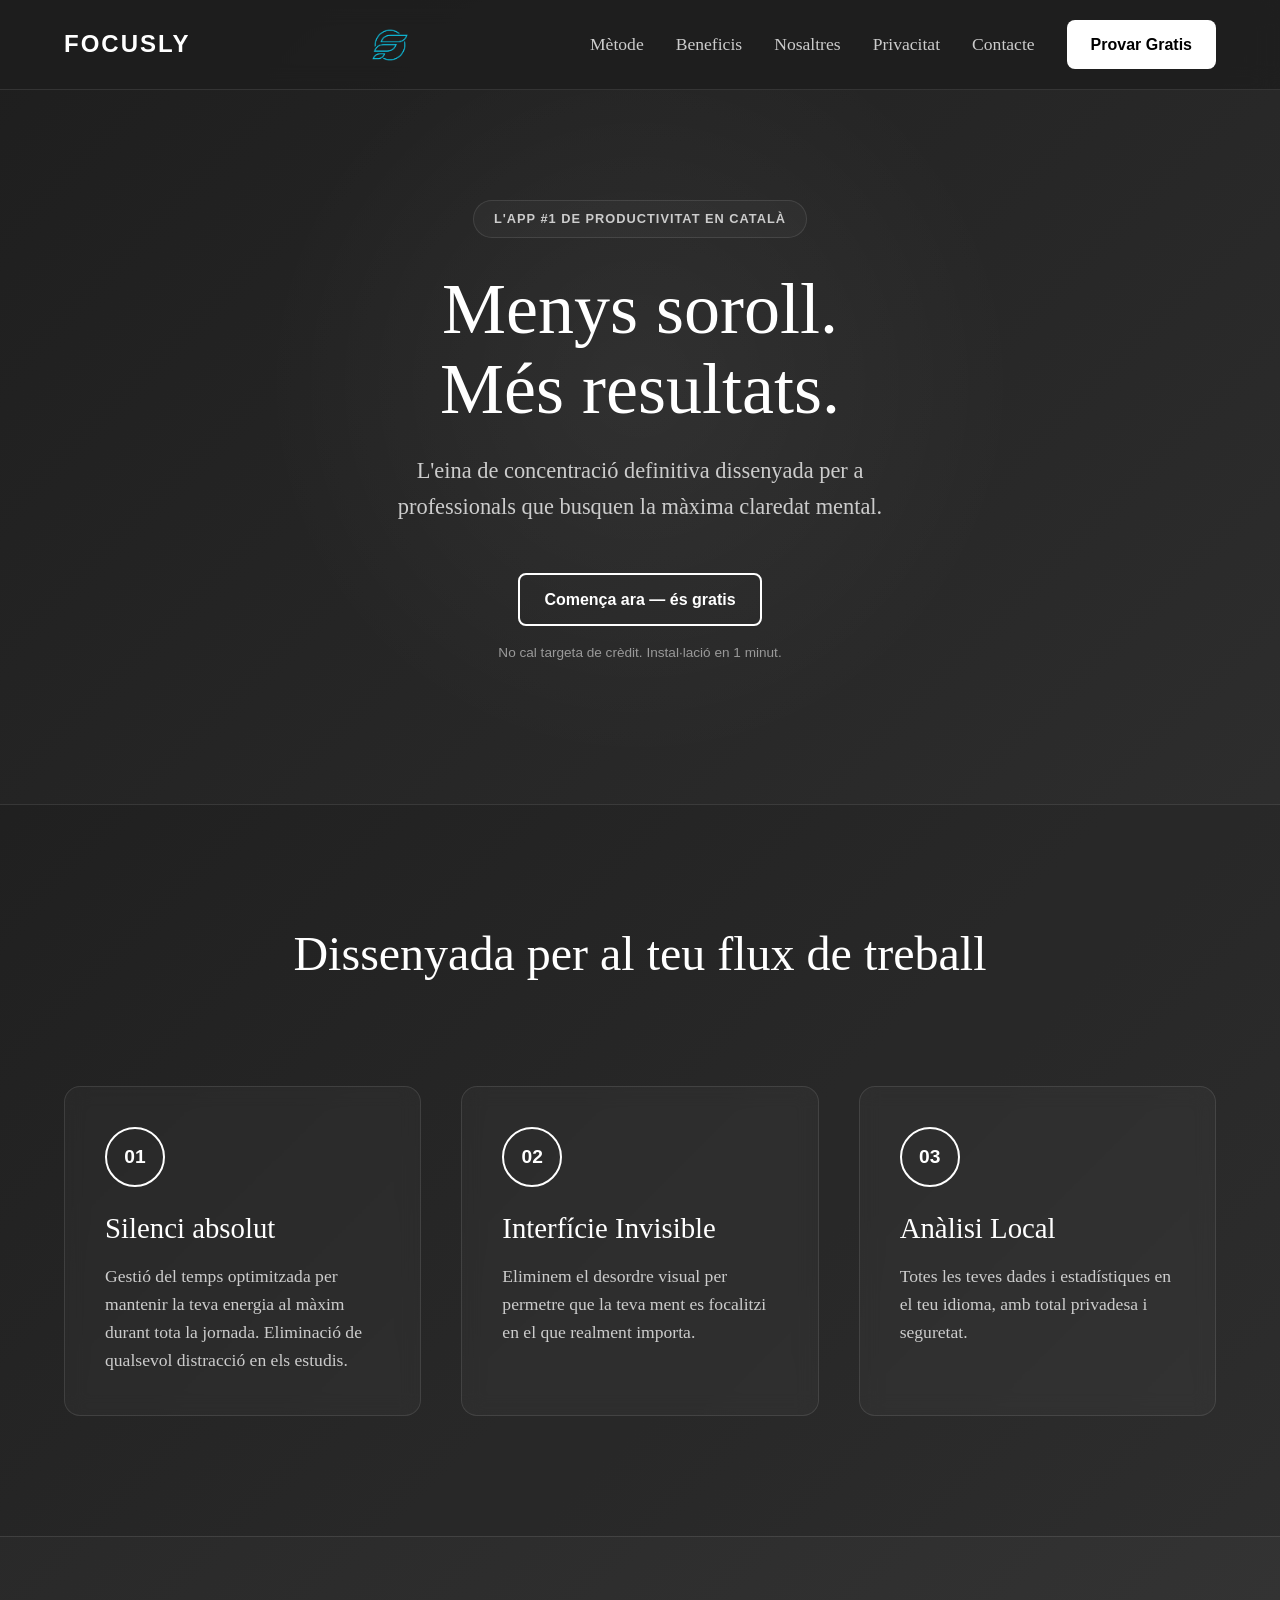
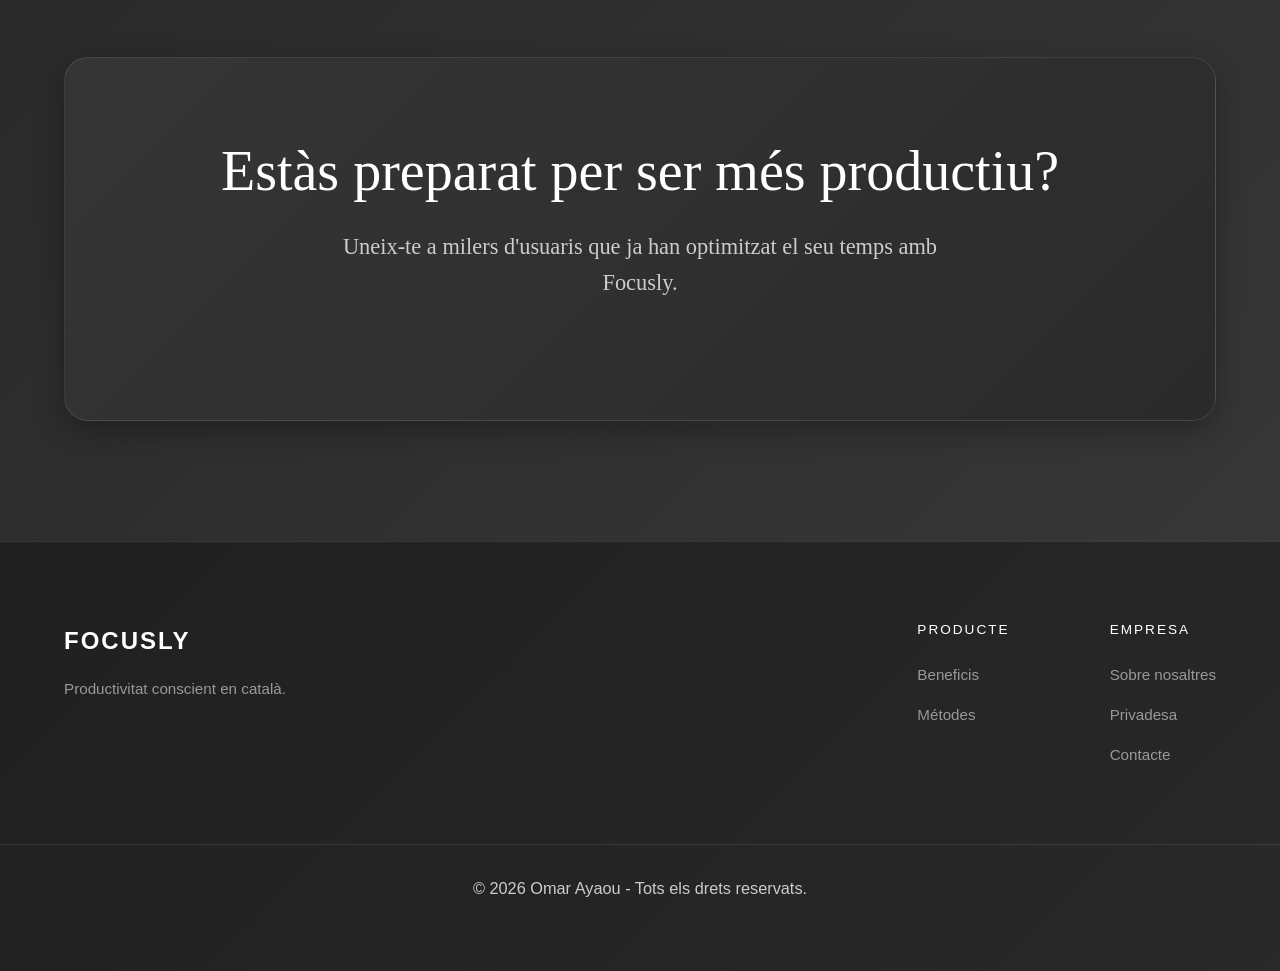
<file: index.html>
<!doctype html>
<html lang="ca">
  <head>
    <meta charset="UTF-8" />
    <meta name="viewport" content="width=device-width, initial-scale=1.0" />
    <title>Focusly App</title>
    <link rel="stylesheet" href="css/style.css" />
    <link rel="shortcut icon" href="assets/favicon.ico" type="image/x-icon" />
  </head>
  <body class="landing-page">
    <header class="main-header">
      <div class="container flex-header">
        <a href="#main" class="logo">FOCUSLY</a>
        <img src="assets/logo.png" alt="Logotip de la app Focusly" />
        <nav class="nav-links">
          <a href="#features">Mètode</a>
          <a href="#benefits">Beneficis</a>
          <a href="nosaltres.html" target="_blank">Nosaltres</a>
          <a href="privacitat.html" target="_blank">Privacitat</a>
          <a href="contacte.html" target="_blank">Contacte</a>
          <a href="app.html" class="nav-btn-primary" target="_blank"
            >Provar Gratis</a
          >
        </nav>
      </div>
    </header>

    <main>
      <section id="main" class="hero-section">
        <div class="container">
          <div class="hero-content">
            <span class="badge">L'app #1 de productivitat en català</span>
            <h1 class="main-title">
              Menys soroll. <br />
              Més resultats.
            </h1>
            <p class="main-subtitle">
              L'eina de concentració definitiva dissenyada per a professionals
              que busquen la màxima claredat mental.
            </p>
            <div class="cta-container">
              <a href="login.html" class="btn-black" target="_blank"
                >Comença ara — és gratis</a
              >
              <p class="cta-note">
                No cal targeta de crèdit. Instal·lació en 1 minut.
              </p>
            </div>
          </div>
        </div>
      </section>

      <section id="features" class="features-section">
        <div class="container">
          <div class="section-header">
            <h2 class="section-title">Dissenyada per al teu flux de treball</h2>
          </div>
          <div class="features-grid">
            <article class="feature-item">
              <div class="icon-box">01</div>
              <h3>Silenci absolut</h3>
              <p>
                Gestió del temps optimitzada per mantenir la teva energia al
                màxim durant tota la jornada. Eliminació de qualsevol distracció en els estudis.
              </p>
            </article>
            <article class="feature-item">
              <div class="icon-box">02</div>
              <h3>Interfície Invisible</h3>
              <p>
                Eliminem el desordre visual per permetre que la teva ment es
                focalitzi en el que realment importa.
              </p>
            </article>
            <article class="feature-item">
              <div class="icon-box">03</div>
              <h3>Anàlisi Local</h3>
              <p>
                Totes les teves dades i estadístiques en el teu idioma, amb
                total privadesa i seguretat.
              </p>
            </article>
          </div>
        </div>
      </section>

      <section id="benefits" class="final-cta">
        <div class="container">
          <div class="cta-box">
            <h2>Estàs preparat per ser més productiu?</h2>
            <p>
              Uneix-te a milers d'usuaris que ja han optimitzat el seu temps amb
              Focusly.
            </p>
          </div>
        </div>
      </section>
    </main>

    <footer class="main-footer">
      <div class="container footer-grid">
        <div class="footer-brand">
          <span class="logo">FOCUSLY</span>
          <p>Productivitat conscient en català.</p>
        </div>
        <div class="footer-links">
          <div class="link-group">
            <h4>Producte</h4>
            <a href="#benefits">Beneficis</a>
            <a href="#features">Métodes</a>
          </div>
          <div class="link-group">
            <h4>Empresa</h4>
            <a
              href="nosaltres.html
            "
              >Sobre nosaltres</a
            >
            <a href="privacitat.html">Privadesa</a>
            <a href="contacte.html">Contacte</a>
          </div>
        </div>
      </div>
      <div class="footer-bottom">
        <p>&copy; 2026 Omar Ayaou - Tots els drets reservats.</p>
      </div>
    </footer>
  </body>
</html>
</file>
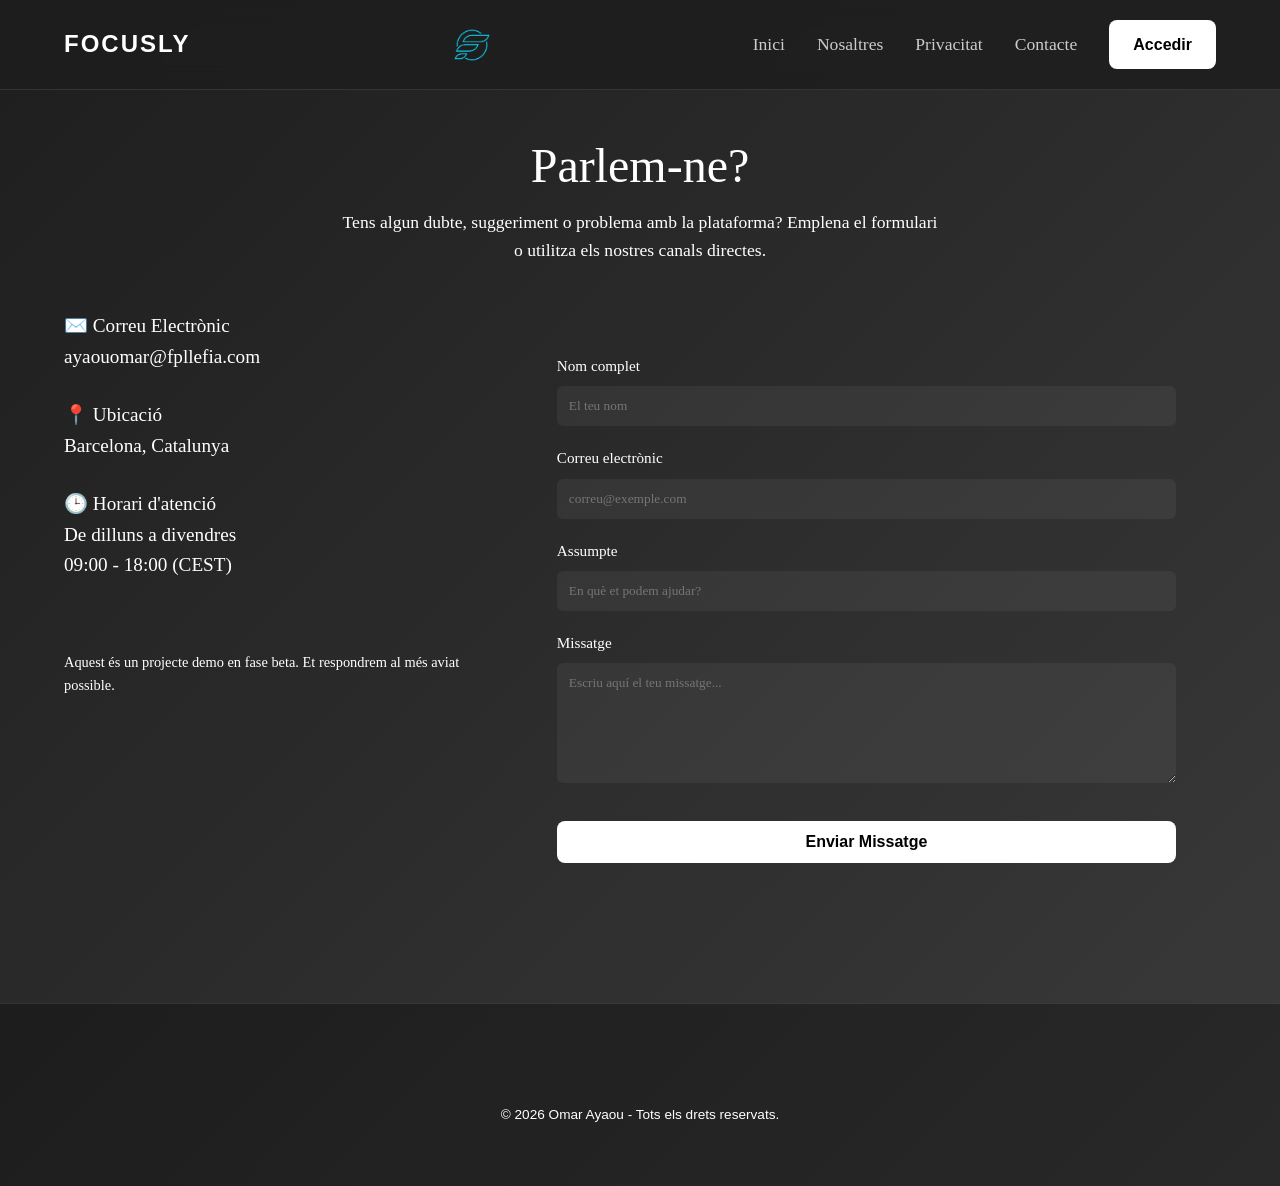
<file: contacte.html>
<!doctype html>
<html lang="ca">
  <head>
    <meta charset="UTF-8" />
    <meta name="viewport" content="width=device-width, initial-scale=1.0" />
    <title>Contacte - Focusly</title>
    <link rel="stylesheet" href="css/style.css" />
    <link rel="shortcut icon" href="assets/favicon.ico" type="image/x-icon" />
    <style>
      /* Estilos específicos para el formulario integrados con tus variables CSS */
      .contact-wrapper {
        display: flex;
        flex-wrap: wrap;
        gap: 40px;
        margin-top: 40px;
      }
      .contact-info {
        flex: 1;
        min-width: 300px;
      }
      .contact-form {
        flex: 1.5;
        min-width: 300px;
        background: var(--bg-card);
        padding: 40px;
        border-radius: 12px;
        border: 1px solid var(--border-color);
      }
      .form-group {
        margin-bottom: 20px;
      }
      .form-group label {
        display: block;
        margin-bottom: 8px;
        color: var(--text-secondary);
        font-size: 0.95rem;
      }
      .form-control {
        width: 100%;
        padding: 12px;
        background: rgba(255, 255, 255, 0.05);
        border: 1px solid var(--border-color);
        border-radius: 6px;
        color: var(--text-primary);
        font-family: inherit;
        transition: border 0.3s ease;
      }
      .form-control:focus {
        border-color: var(--text-primary);
        outline: none;
      }
      textarea.form-control {
        resize: vertical;
        min-height: 120px;
      }
      .info-item {
        margin-bottom: 30px;
      }
      .info-item h3 {
        color: var(--text-primary);
        margin-bottom: 5px;
        font-size: 1.2rem;
      }
      .info-item p {
        color: var(--text-secondary);
      }
    </style>
  </head>
  <body class="landing-page">
    <header class="main-header">
      <div class="container flex-header">
        <div class="logo">Focusly</div>
        <img src="assets/logo.png" alt="Logotip de la app Focusly" />
        <nav class="nav-links">
          <a href="index.html" target="_blank">Inici</a>
          <a href="nosaltres.html" target="_blank">Nosaltres</a>
          <a href="privacitat.html" target="_blank">Privacitat</a>
          <a href="contacte.html" target="_blank">Contacte</a>
          <a href="app.html" class="nav-btn-primary" target="_blank">Accedir</a>
        </nav>
      </div>
    </header>

    <main class="container" style="padding-top: 140px; padding-bottom: 100px">
      <div
        style="text-align: center; max-width: 600px; margin: 0 auto 50px auto"
      >
        <h1 class="main-title" style="font-size: 3rem; margin-bottom: 15px">
          Parlem-ne?
        </h1>
        <p style="color: var(--text-secondary); font-size: 1.1rem">
          Tens algun dubte, suggeriment o problema amb la plataforma? Emplena el
          formulari o utilitza els nostres canals directes.
        </p>
      </div>

      <div class="contact-wrapper">
        <div class="contact-info">
          <div class="info-item">
            <h3>✉️ Correu Electrònic</h3>
            <p>ayaouomar@fpllefia.com</p>
          </div>

          <div class="info-item">
            <h3>📍 Ubicació</h3>
            <p>Barcelona, Catalunya</p>
          </div>

          <div class="info-item">
            <h3>🕒 Horari d'atenció</h3>
            <p>De dilluns a divendres<br />09:00 - 18:00 (CEST)</p>
          </div>

          <div
            style="
              margin-top: 40px;
              padding-top: 30px;
              border-top: 1px solid var(--border-color);
            "
          >
            <p style="color: var(--text-secondary); font-size: 0.9rem">
              Aquest és un projecte demo en fase beta. Et respondrem al més
              aviat possible.
            </p>
          </div>
        </div>

        <div class="contact-form">
          <form
            action="#"
            method="POST"
            onsubmit="
              alert('Formulari enviat de prova!');
              return false;
            "
          >
            <div class="form-group">
              <label for="nom">Nom complet</label>
              <input
                type="text"
                id="nom"
                class="form-control"
                placeholder="El teu nom"
                required
              />
            </div>

            <div class="form-group">
              <label for="email">Correu electrònic</label>
              <input
                type="email"
                id="email"
                class="form-control"
                placeholder="correu@exemple.com"
                required
              />
            </div>

            <div class="form-group">
              <label for="assumpte">Assumpte</label>
              <input
                type="text"
                id="assumpte"
                class="form-control"
                placeholder="En què et podem ajudar?"
                required
              />
            </div>

            <div class="form-group">
              <label for="missatge">Missatge</label>
              <textarea
                id="missatge"
                class="form-control"
                placeholder="Escriu aquí el teu missatge..."
                required
              ></textarea>
            </div>

            <button
              type="submit"
              class="btn-primary"
              style="width: 100%; margin-top: 10px"
            >
              Enviar Missatge
            </button>
          </form>
        </div>
      </div>
    </main>

    <footer class="main-footer">
      <div class="container">
        <div
          class="footer-bottom"
          style="
            text-align: center;
            color: var(--text-muted);
            padding: 20px 0;
            border-top: 1px solid var(--border-color);
          "
        >
          &copy; 2026 Omar Ayaou - Tots els drets reservats.
        </div>
      </div>
    </footer>
  </body>
</html>
</file>
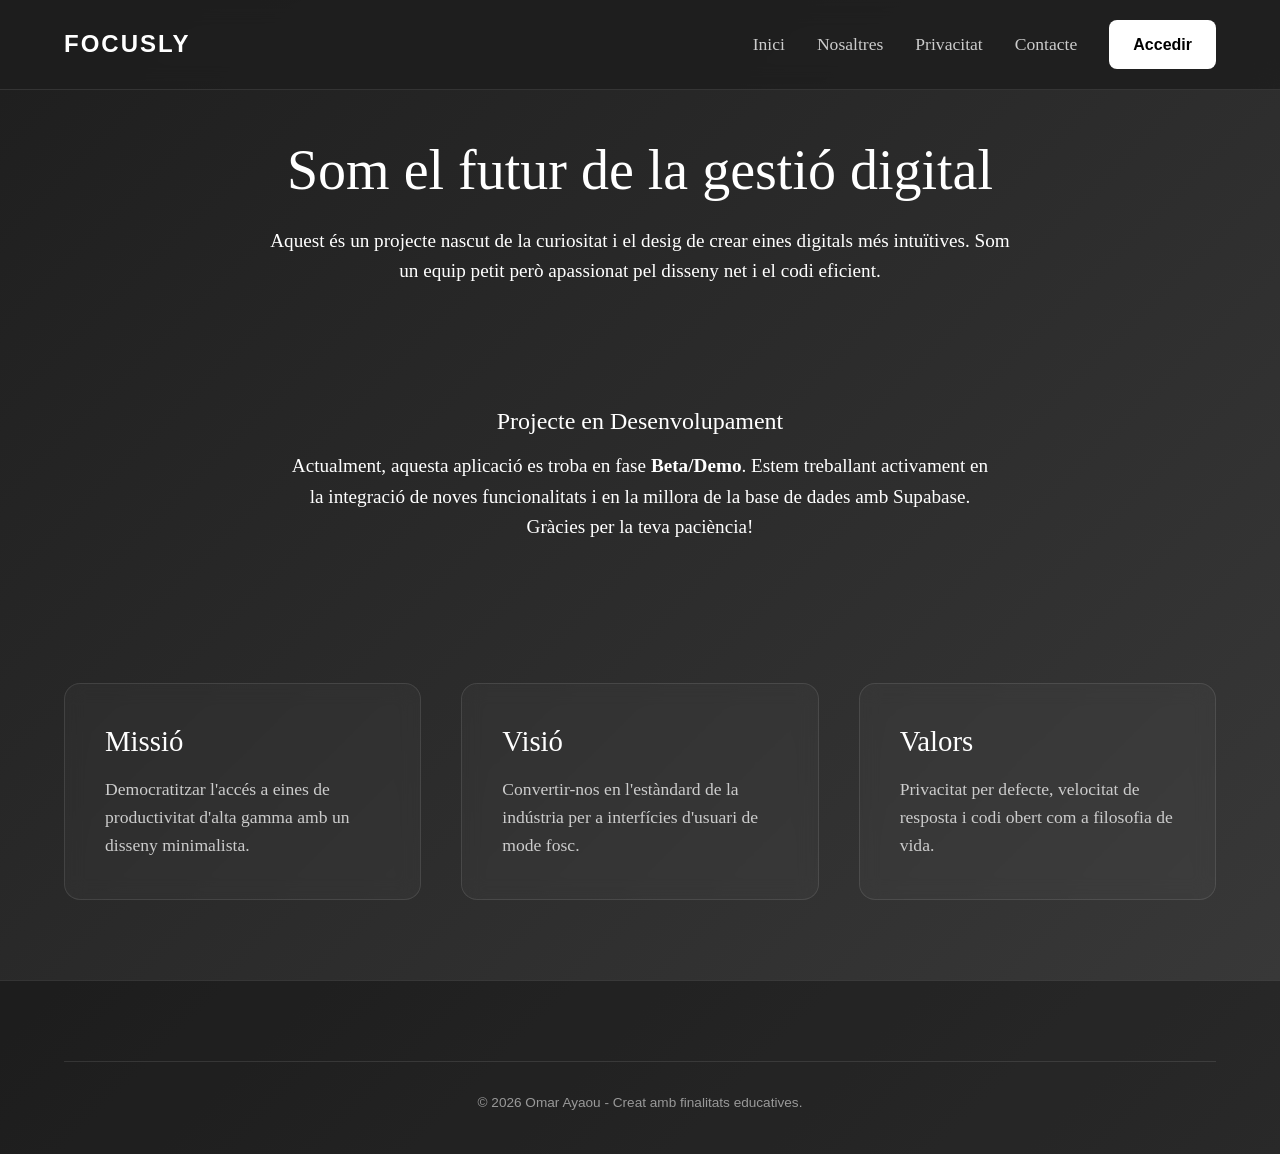
<file: nosaltres.html>
<!doctype html>
<html lang="ca">
  <head>
    <meta charset="UTF-8" />
    <meta name="viewport" content="width=device-width, initial-scale=1.0" />
    <title>Nosaltres - Focusly</title>
    <link rel="stylesheet" href="css/style.css" />
    <link rel="shortcut icon" href="assets/favicon.ico" type="image/x-icon" />
  </head>
  <body class="landing-page">
    <header class="main-header">
      <div class="container flex-header">
        <div class="logo">Focusly</div>
        <nav class="nav-links">
          <a href="index.html" target="_blank">Inici</a>
          <a href="nosaltres.html" target="_blank">Nosaltres</a>
          <a href="privacitat.html" target="_blank">Privacitat</a>
          <a href="contacte.html" target="_blank">Contacte</a>
          <a href="app.html" class="nav-btn-primary">Accedir</a>
        </nav>
      </div>
    </header>

    <main style="padding-top: 140px; padding-bottom: 80px">
      <section
        class="container-narrow"
        style="text-align: center; margin-bottom: 80px"
      >
        <h1 class="main-title" style="font-size: 3.5rem">
          Som el futur de la gestió digital
        </h1>
        <p
          style="
            font-size: 1.2rem;
            color: var(--text-secondary);
            line-height: 1.6;
          "
        >
          Aquest és un projecte nascut de la curiositat i el desig de crear
          eines digitals més intuïtives. Som un equip petit però apassionat pel
          disseny net i el codi eficient.
        </p>
      </section>

      <section class="container">
        <div
          style="
            background: var(--bg-card);
            border: 1px solid var(--border-color-hover);
            padding: 40px;
            border-radius: 15px;
            text-align: center;
          "
        >
          <h2 style="color: var(--text-primary); margin-bottom: 15px">
            Projecte en Desenvolupament
          </h2>
          <p
            style="
              color: var(--text-secondary);
              max-width: 700px;
              margin: 0 auto;
            "
          >
            Actualment, aquesta aplicació es troba en fase
            <strong>Beta/Demo</strong>. Estem treballant activament en la
            integració de noves funcionalitats i en la millora de la base de
            dades amb Supabase. Gràcies per la teva paciència!
          </p>
        </div>
      </section>

      <section class="container" style="margin-top: 100px">
        <div class="features-grid">
          <div class="feature-item">
            <h3>Missió</h3>
            <p>
              Democratitzar l'accés a eines de productivitat d'alta gamma amb un
              disseny minimalista.
            </p>
          </div>
          <div class="feature-item">
            <h3>Visió</h3>
            <p>
              Convertir-nos en l'estàndard de la indústria per a interfícies
              d'usuari de mode fosc.
            </p>
          </div>
          <div class="feature-item">
            <h3>Valors</h3>
            <p>
              Privacitat per defecte, velocitat de resposta i codi obert com a
              filosofia de vida.
            </p>
          </div>
        </div>
      </section>
    </main>

    <footer class="main-footer">
      <div class="container">
        <div class="footer-bottom">
          &copy; 2026 Omar Ayaou - Creat amb finalitats educatives.
        </div>
      </div>
    </footer>
  </body>
</html>
</file>
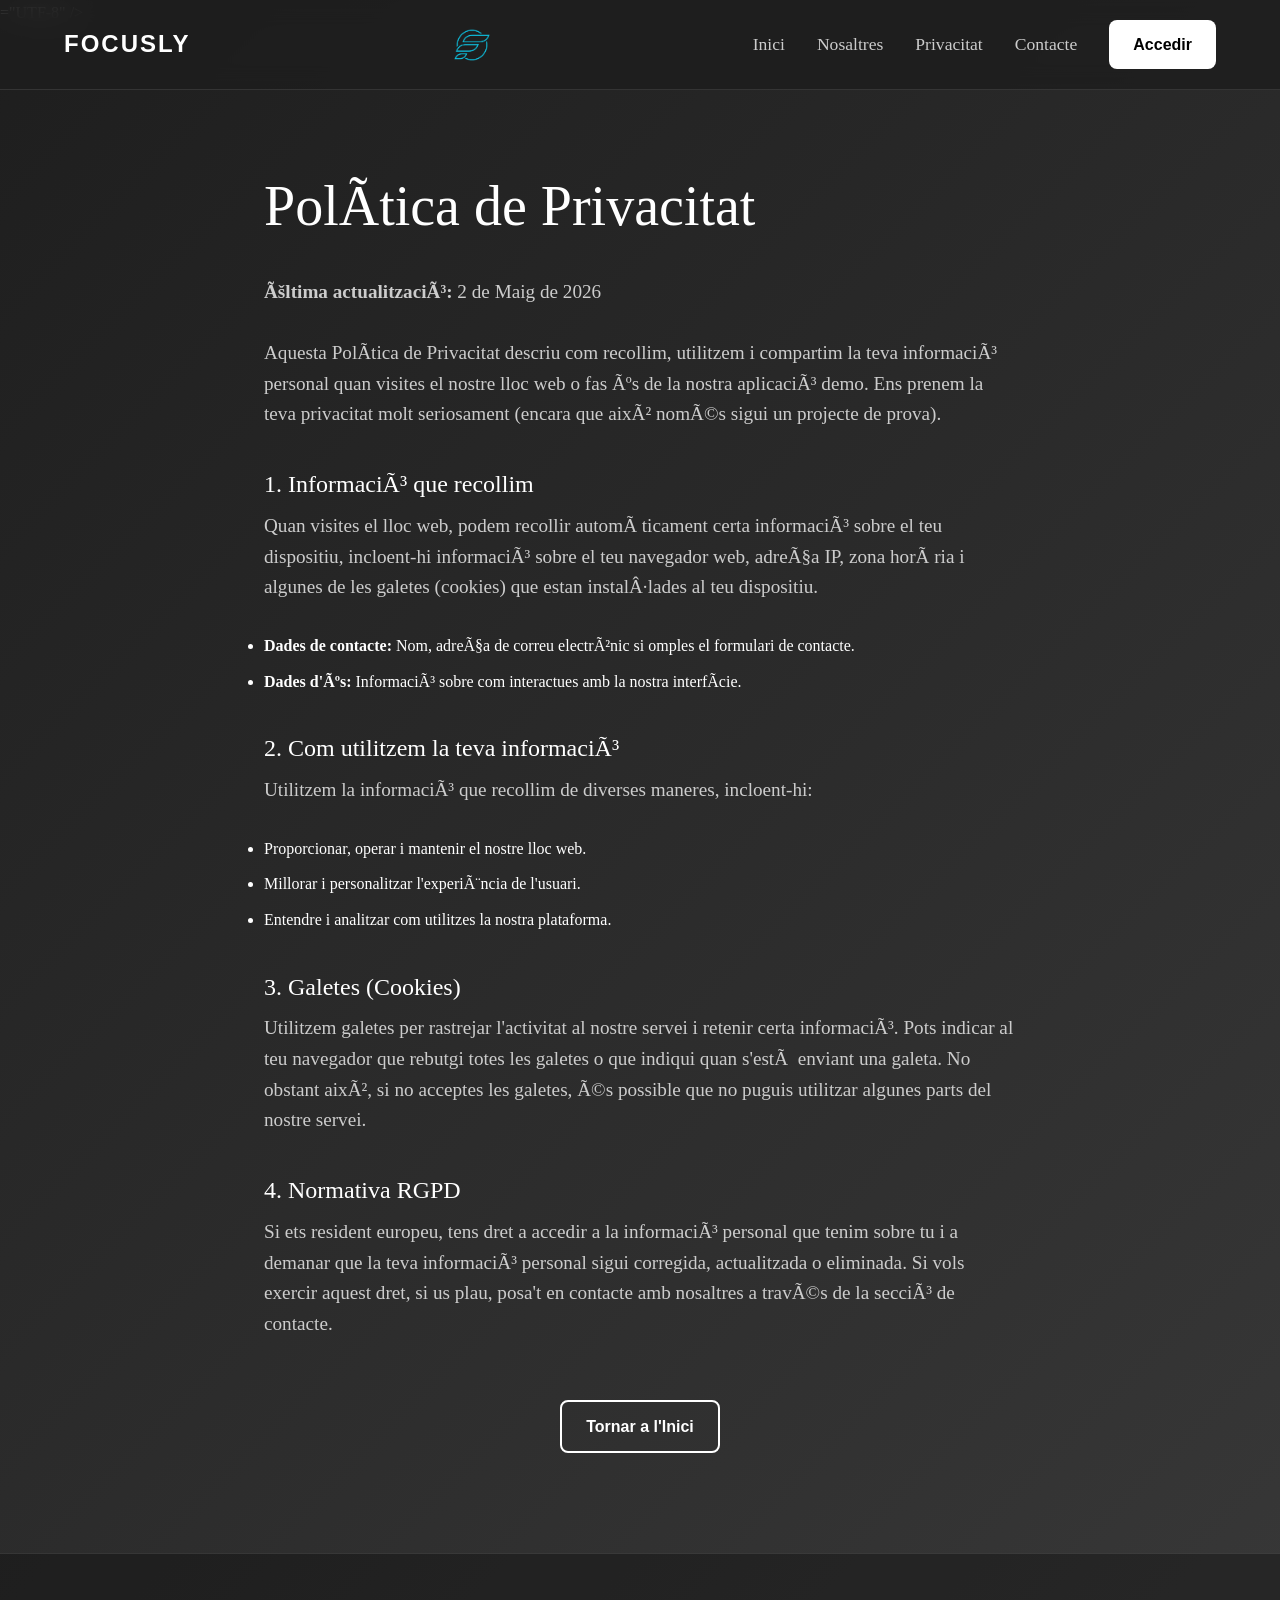
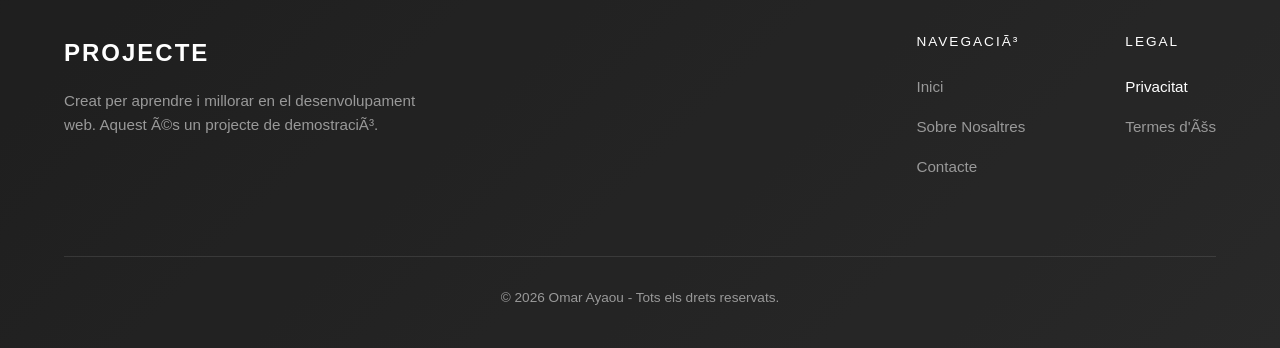
<file: privacitat.html>
<!doctype html>
<html lang="ca">
  <head>
    <meta charset />
    ="UTF-8" />
    <meta name="viewport" content="width=device-width, initial-scale=1.0" />
    <title>Política de Privacitat - Focusly</title>
    <link rel="stylesheet" href="css/style.css" />
    <link rel="shortcut icon" href="assets/favicon.ico" type="image/x-icon" />
  </head>
  <body class="landing-page">
    <header class="main-header">
      <div class="container flex-header">
        <div class="logo">Focusly</div>
        <img src="assets/logo.png" alt="Logotip de la app Focusly" />
        <nav class="nav-links">
          <a href="index.html" target="_blank">Inici</a>
          <a href="nosaltres.html" target="_blank">Nosaltres</a>
          <a href="privacitat.html" target="_blank">Privacitat</a>
          <a href="contacte.html" target="_blank">Contacte</a>
          <a href="app.html" class="nav-btn-primary">Accedir</a>
        </nav>
      </div>
    </header>

    <main
      class="container-narrow"
      style="padding-top: 150px; padding-bottom: 100px"
    >
      <h1 class="main-title" style="font-size: 3.5rem; margin-bottom: 40px">
        Política de Privacitat
      </h1>

      <p><strong>Última actualització:</strong> 2 de Maig de 2026</p>

      <p>
        Aquesta Política de Privacitat descriu com recollim, utilitzem i
        compartim la teva informació personal quan visites el nostre lloc web o
        fas ús de la nostra aplicació demo. Ens prenem la teva privacitat molt
        seriosament (encara que això només sigui un projecte de prova).
      </p>

      <h2 style="margin-top: 40px">1. Informació que recollim</h2>
      <p>
        Quan visites el lloc web, podem recollir automàticament certa informació
        sobre el teu dispositiu, incloent-hi informació sobre el teu navegador
        web, adreça IP, zona horària i algunes de les galetes (cookies) que
        estan instal·lades al teu dispositiu.
      </p>

      <ul>
        <li style="color: var(--text-secondary); margin-bottom: 10px">
          <strong>Dades de contacte:</strong> Nom, adreça de correu electrònic
          si omples el formulari de contacte.
        </li>
        <li style="color: var(--text-secondary); margin-bottom: 10px">
          <strong>Dades d'ús:</strong> Informació sobre com interactues amb la
          nostra interfície.
        </li>
      </ul>

      <h2 style="margin-top: 40px">2. Com utilitzem la teva informació</h2>
      <p>
        Utilitzem la informació que recollim de diverses maneres, incloent-hi:
      </p>
      <ul>
        <li style="color: var(--text-secondary); margin-bottom: 10px">
          Proporcionar, operar i mantenir el nostre lloc web.
        </li>
        <li style="color: var(--text-secondary); margin-bottom: 10px">
          Millorar i personalitzar l'experiència de l'usuari.
        </li>
        <li style="color: var(--text-secondary); margin-bottom: 10px">
          Entendre i analitzar com utilitzes la nostra plataforma.
        </li>
      </ul>

      <h2 style="margin-top: 40px">3. Galetes (Cookies)</h2>
      <p>
        Utilitzem galetes per rastrejar l'activitat al nostre servei i retenir
        certa informació. Pots indicar al teu navegador que rebutgi totes les
        galetes o que indiqui quan s'està enviant una galeta. No obstant això,
        si no acceptes les galetes, és possible que no puguis utilitzar algunes
        parts del nostre servei.
      </p>

      <h2 style="margin-top: 40px">4. Normativa RGPD</h2>
      <p>
        Si ets resident europeu, tens dret a accedir a la informació personal
        que tenim sobre tu i a demanar que la teva informació personal sigui
        corregida, actualitzada o eliminada. Si vols exercir aquest dret, si us
        plau, posa't en contacte amb nosaltres a través de la secció de
        contacte.
      </p>

      <div style="margin-top: 60px; text-align: center">
        <a href="../index.html" class="btn-secondary">Tornar a l'Inici</a>
      </div>
    </main>

    <footer class="main-footer">
      <div class="container">
        <div class="footer-grid">
          <div class="footer-brand">
            <span class="logo">Projecte</span>
            <p>
              Creat per aprendre i millorar en el desenvolupament web. Aquest és
              un projecte de demostració.
            </p>
          </div>

          <div class="footer-links">
            <div class="link-group">
              <h4>Navegació</h4>
              <a href="../index.html">Inici</a>
              <a href="nosaltres.html">Sobre Nosaltres</a>
              <a href="contacte.html">Contacte</a>
            </div>
            <div class="link-group">
              <h4>Legal</h4>
              <a href="privacitat.html" style="color: var(--text-primary)"
                >Privacitat</a
              >
              <a href="#">Termes d'Ús</a>
            </div>
          </div>
        </div>

        <div class="footer-bottom">
          &copy; 2026 Omar Ayaou - Tots els drets reservats.
        </div>
      </div>
    </footer>
  </body>
</html>
</file>
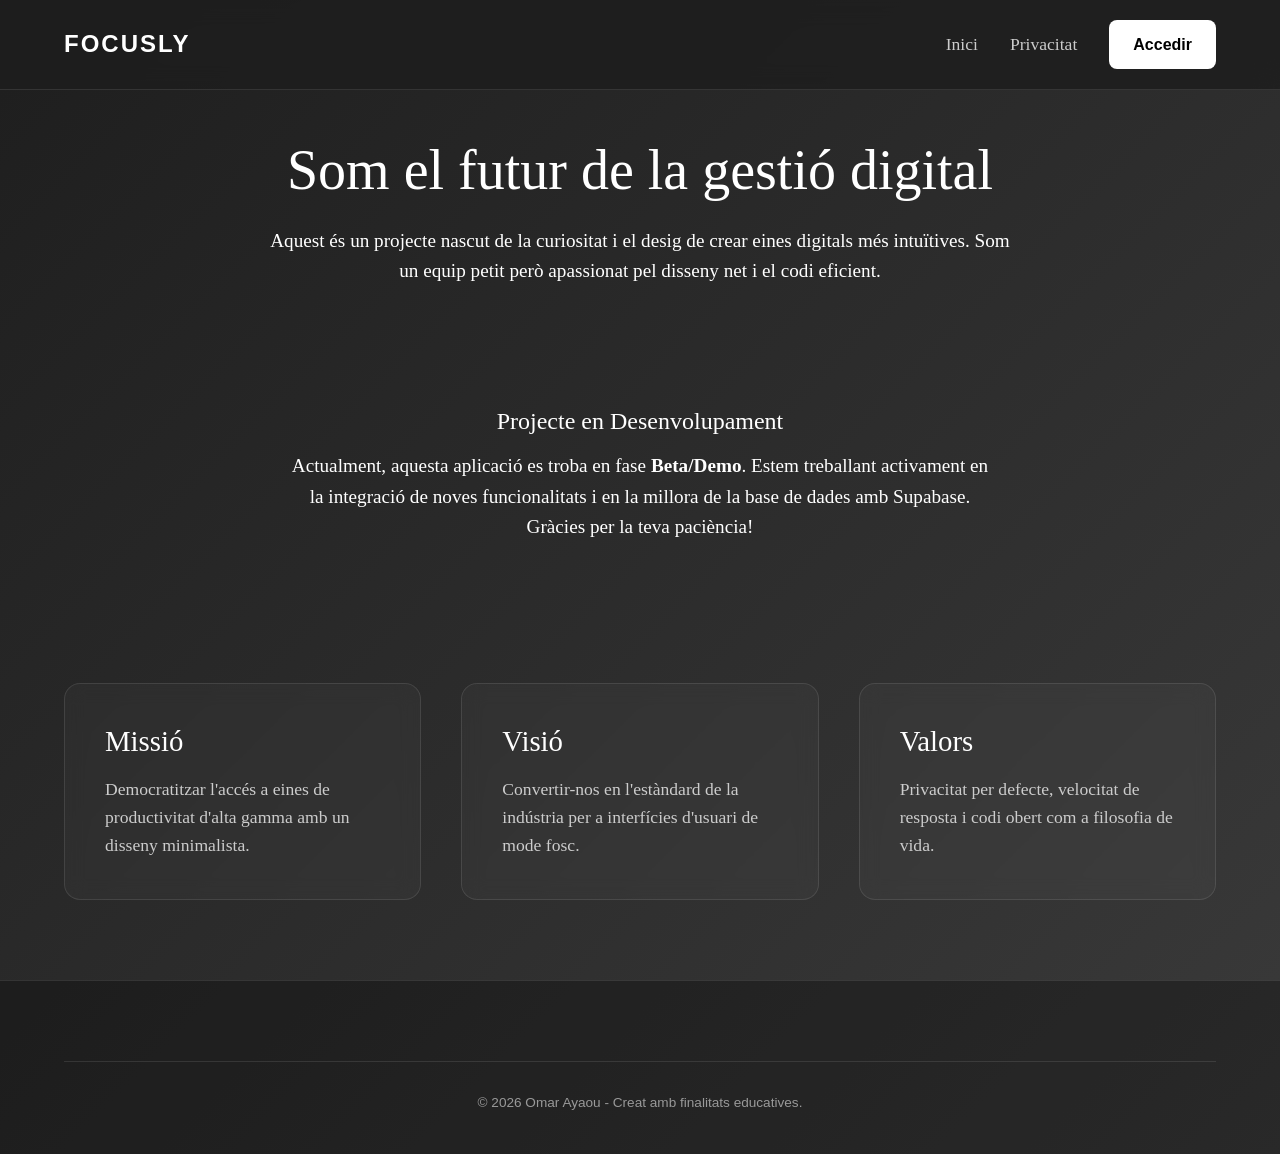
<file: public/nosaltres.html>
<!DOCTYPE html>
<html lang="ca">
<head>
    <meta charset="UTF-8">
    <meta name="viewport" content="width=device-width, initial-scale=1.0">
    <title>Nosaltres - El Meu Projecte</title>
    <link rel="stylesheet" href="../css/style.css">
    <link rel="shortcut icon" href="assets/favicon.ico" type="image/x-icon">
</head>
<body class="landing-page">

    <header class="main-header">
        <div class="container flex-header">
            <div class="logo">Focusly</div>
            <nav class="nav-links">
                <a href="../index.html">Inici</a>
                <a href="privacitat.html">Privacitat</a>
                <a href="login.html" class="nav-btn-primary">Accedir</a>
            </nav>
        </div>
    </header>

    <main style="padding-top: 140px; padding-bottom: 80px;">
        <section class="container-narrow" style="text-align: center; margin-bottom: 80px;">
            <h1 class="main-title" style="font-size: 3.5rem;">Som el futur de la gestió digital</h1>
            <p style="font-size: 1.2rem; color: var(--text-secondary); line-height: 1.6;">
                Aquest és un projecte nascut de la curiositat i el desig de crear eines digitals més intuïtives. 
                Som un equip petit però apassionat pel disseny net i el codi eficient.
            </p>
        </section>

        <section class="container">
            <div style="background: var(--bg-card); border: 1px solid var(--border-color-hover); padding: 40px; border-radius: 15px; text-align: center;">
                <h2 style="color: var(--text-primary); margin-bottom: 15px;">Projecte en Desenvolupament</h2>
                <p style="color: var(--text-secondary); max-width: 700px; margin: 0 auto;">
                    Actualment, aquesta aplicació es troba en fase <strong>Beta/Demo</strong>. Estem treballant activament en la integració de noves funcionalitats i en la millora de la base de dades amb Supabase. Gràcies per la teva paciència!
                </p>
            </div>
        </section>

        <section class="container" style="margin-top: 100px;">
            <div class="features-grid">
                <div class="feature-item">
                    <h3>Missió</h3>
                    <p>Democratitzar l'accés a eines de productivitat d'alta gamma amb un disseny minimalista.</p>
                </div>
                <div class="feature-item">
                    <h3>Visió</h3>
                    <p>Convertir-nos en l'estàndard de la indústria per a interfícies d'usuari de mode fosc.</p>
                </div>
                <div class="feature-item">
                    <h3>Valors</h3>
                    <p>Privacitat per defecte, velocitat de resposta i codi obert com a filosofia de vida.</p>
                </div>
            </div>
        </section>
    </main>

    <footer class="main-footer">
        <div class="container">
            <div class="footer-bottom">
                &copy; 2026 Omar Ayaou - Creat amb finalitats educatives.
            </div>
        </div>
    </footer>

</body>
</html>
</file>
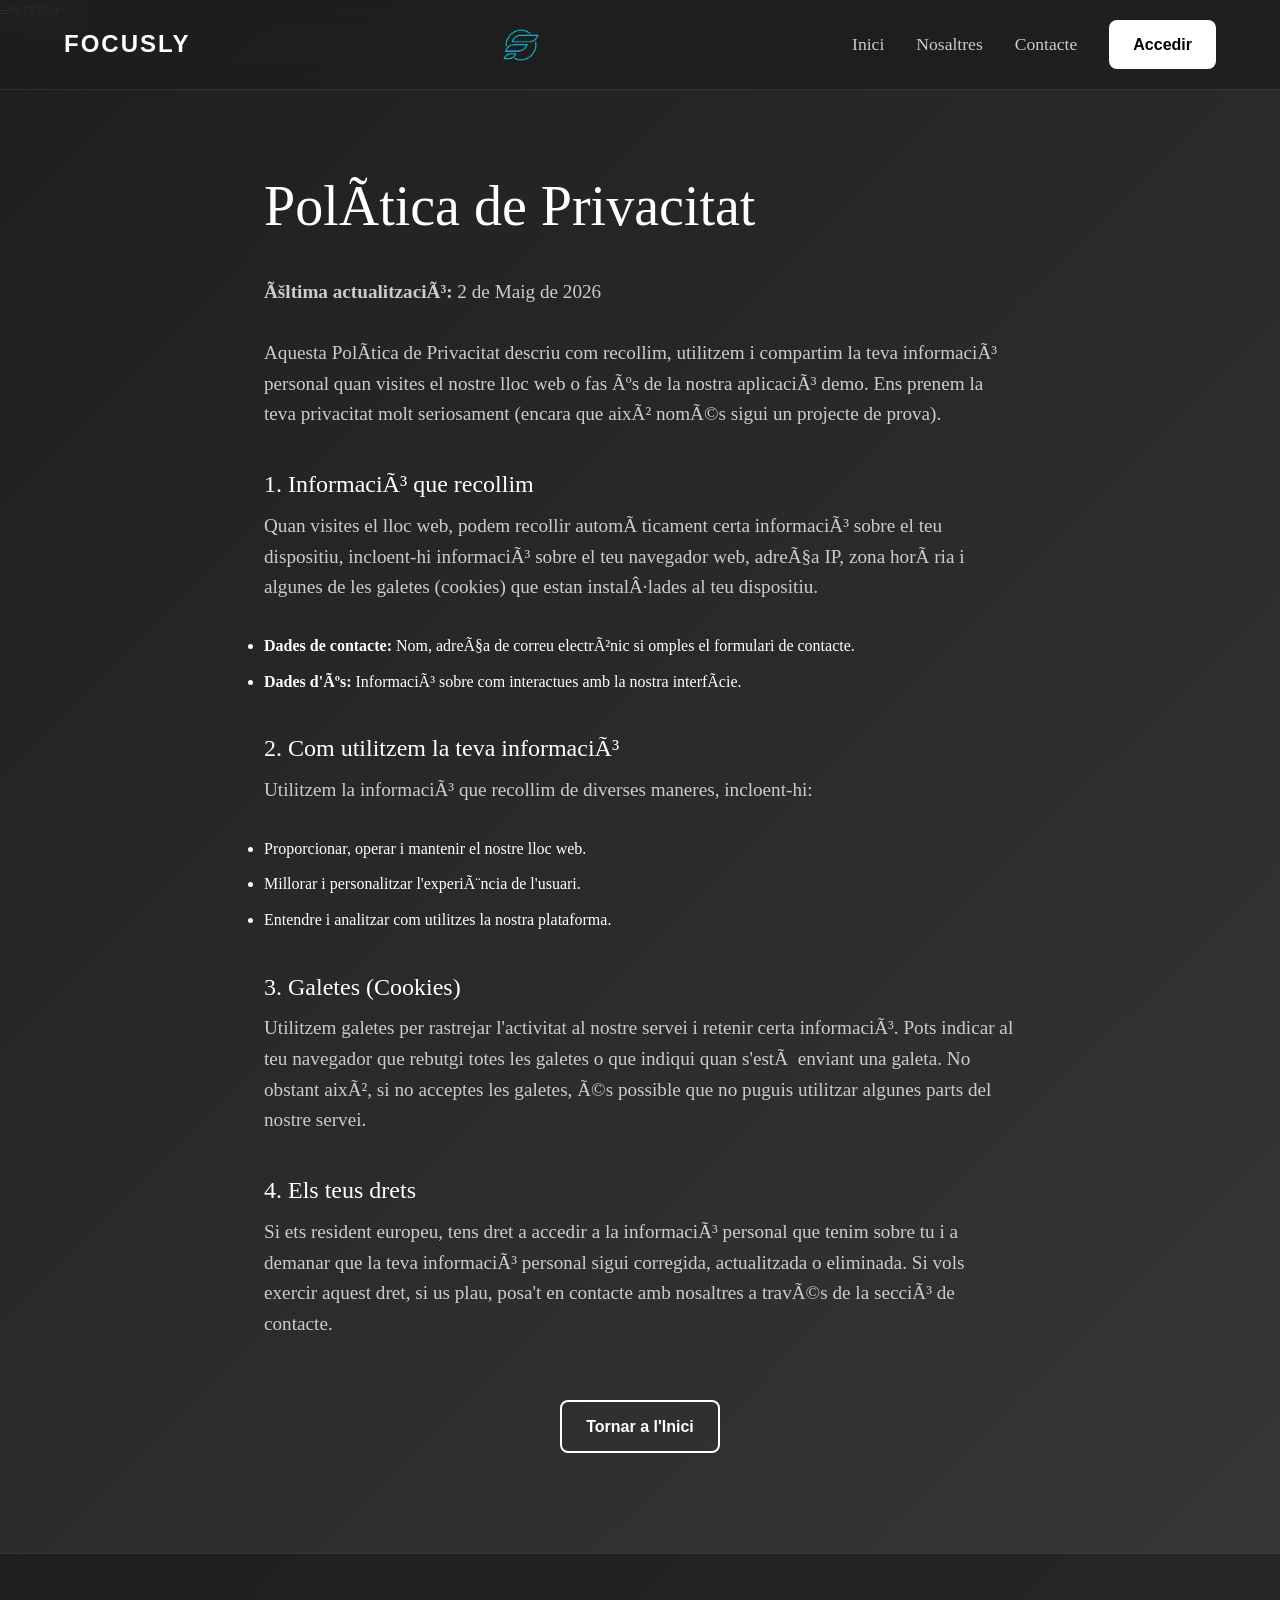
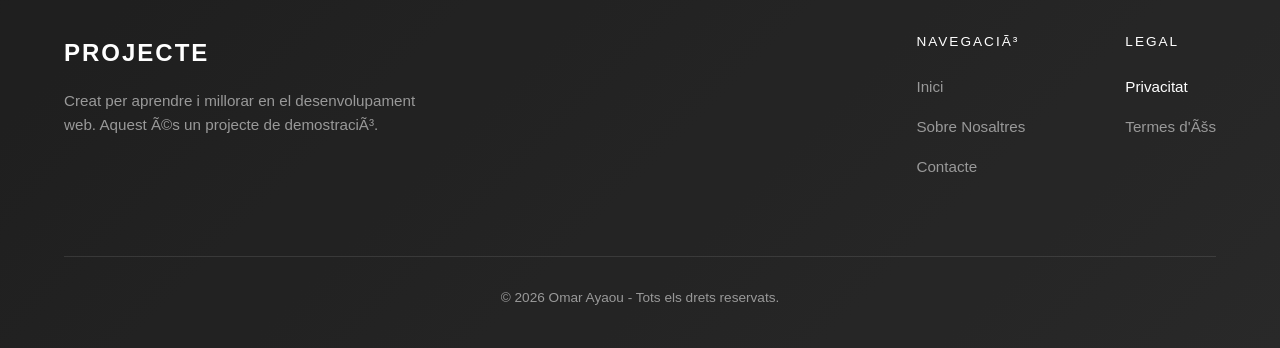
<file: public/privacitat.html>
<!doctype html>
<html lang="ca">
  <head>
    <meta charset />
    ="UTF-8" />
    <meta name="viewport" content="width=device-width, initial-scale=1.0" />
    <title>Política de Privacitat - El Meu Projecte</title>
    <link rel="stylesheet" href="../css/style.css" />
    <link rel="shortcut icon" href="assets/favicon.ico" type="image/x-icon" />
  </head>
  <body class="landing-page">
    <header class="main-header">
      <div class="container flex-header">
        <div class="logo">
          Focusly
        </div>
        <img src="../assets/logo.png" alt="Logotip de la app Focusly" />
        <nav class="nav-links">
          <a href="../index.html">Inici</a>
          <a href="nosaltres.html">Nosaltres</a>
          <a href="contacte.html">Contacte</a>
          <a href="../app/index.html" class="nav-btn-primary">Accedir</a>
        </nav>
      </div>
    </header>

    <main
      class="container-narrow"
      style="padding-top: 150px; padding-bottom: 100px"
    >
      <h1 class="main-title" style="font-size: 3.5rem; margin-bottom: 40px">
        Política de Privacitat
      </h1>

      <p><strong>Última actualització:</strong> 2 de Maig de 2026</p>

      <p>
        Aquesta Política de Privacitat descriu com recollim, utilitzem i
        compartim la teva informació personal quan visites el nostre lloc web o
        fas ús de la nostra aplicació demo. Ens prenem la teva privacitat molt
        seriosament (encara que això només sigui un projecte de prova).
      </p>

      <h2 style="margin-top: 40px">1. Informació que recollim</h2>
      <p>
        Quan visites el lloc web, podem recollir automàticament certa informació
        sobre el teu dispositiu, incloent-hi informació sobre el teu navegador
        web, adreça IP, zona horària i algunes de les galetes (cookies) que
        estan instal·lades al teu dispositiu.
      </p>

      <ul>
        <li style="color: var(--text-secondary); margin-bottom: 10px">
          <strong>Dades de contacte:</strong> Nom, adreça de correu electrònic
          si omples el formulari de contacte.
        </li>
        <li style="color: var(--text-secondary); margin-bottom: 10px">
          <strong>Dades d'ús:</strong> Informació sobre com interactues amb la
          nostra interfície.
        </li>
      </ul>

      <h2 style="margin-top: 40px">2. Com utilitzem la teva informació</h2>
      <p>
        Utilitzem la informació que recollim de diverses maneres, incloent-hi:
      </p>
      <ul>
        <li style="color: var(--text-secondary); margin-bottom: 10px">
          Proporcionar, operar i mantenir el nostre lloc web.
        </li>
        <li style="color: var(--text-secondary); margin-bottom: 10px">
          Millorar i personalitzar l'experiència de l'usuari.
        </li>
        <li style="color: var(--text-secondary); margin-bottom: 10px">
          Entendre i analitzar com utilitzes la nostra plataforma.
        </li>
      </ul>

      <h2 style="margin-top: 40px">3. Galetes (Cookies)</h2>
      <p>
        Utilitzem galetes per rastrejar l'activitat al nostre servei i retenir
        certa informació. Pots indicar al teu navegador que rebutgi totes les
        galetes o que indiqui quan s'està enviant una galeta. No obstant això,
        si no acceptes les galetes, és possible que no puguis utilitzar algunes
        parts del nostre servei.
      </p>

      <h2 style="margin-top: 40px">4. Els teus drets</h2>
      <p>
        Si ets resident europeu, tens dret a accedir a la informació personal
        que tenim sobre tu i a demanar que la teva informació personal sigui
        corregida, actualitzada o eliminada. Si vols exercir aquest dret, si us
        plau, posa't en contacte amb nosaltres a través de la secció de
        contacte.
      </p>

      <div style="margin-top: 60px; text-align: center">
        <a href="../index.html" class="btn-secondary">Tornar a l'Inici</a>
      </div>
    </main>

    <footer class="main-footer">
      <div class="container">
        <div class="footer-grid">
          <div class="footer-brand">
            <span class="logo">Projecte</span>
            <p>
              Creat per aprendre i millorar en el desenvolupament web. Aquest és
              un projecte de demostració.
            </p>
          </div>

          <div class="footer-links">
            <div class="link-group">
              <h4>Navegació</h4>
              <a href="../index.html">Inici</a>
              <a href="nosaltres.html">Sobre Nosaltres</a>
              <a href="contacte.html">Contacte</a>
            </div>
            <div class="link-group">
              <h4>Legal</h4>
              <a href="privacitat.html" style="color: var(--text-primary)"
                >Privacitat</a
              >
              <a href="#">Termes d'Ús</a>
            </div>
          </div>
        </div>

        <div class="footer-bottom">
          &copy; 2026 Omar Ayaou - Tots els drets reservats.
        </div>
      </div>
    </footer>
  </body>
</html>
</file>
<file: css/style.css>
*,
*::before,
*::after {
  margin: 0;
  padding: 0;
  box-sizing: border-box;
}

html {
  scroll-behavior: smooth;
  font-size: 16px;
}

body.landing-page {
  font-family:
    Garamond, "Times New Roman", serif;
  background: linear-gradient(
    135deg,
    #1e1e1e,
    #3a3a3a
  ); 
  color: #ffffff;
  line-height: 1.6;
  overflow-x: hidden;
  min-height: 100vh;
}

.container {
  max-width: 1200px;
  margin: 0 auto;
  padding: 0 24px;
}

.container-narrow {
  max-width: 800px;
  margin: 0 auto;
  padding: 0 24px;
}


h1,
h2,
h3,
h4,
h5,
h6 {
  font-weight: normal;
  line-height: 1.2;
  margin-bottom: 0.5em;
  color: #ffffff;
}

p {
  font-size: 1.2em;
  margin-bottom: 30px;
  color: #cccccc; /* Gris claro para los párrafos */
}

a {
  text-decoration: none;
  color: #ffffff;
  transition: 0.2s ease;
}

.btn-primary,
.btn-white,
.nav-btn-primary {
  display: inline-block;
  padding: 12px 24px;
  background-color: #ffffff;
  color: #000000 !important; 
  border: none;
  border-radius: 8px;
  font-size: 1em;
  font-family:
    -apple-system, BlinkMacSystemFont, "Segoe UI", Roboto, Helvetica, Arial,
    sans-serif;
  font-weight: 600;
  text-align: center;
  cursor: pointer;
  transition: 0.3s ease;
}

.btn-primary:hover,
.btn-white:hover,
.nav-btn-primary:hover {
  background-color: #dddddd; 
  transform: translateY(-2px);
  box-shadow: 0 10px 30px rgba(0, 0, 0, 0.3);
}

.btn-secondary,
.btn-black,
.nav-btn-secondary {
  display: inline-block;
  padding: 12px 24px;
  background-color: transparent;
  color: #ffffff;
  border: 2px solid #ffffff;
  border-radius: 8px;
  font-size: 1em;
  font-family:
    -apple-system, BlinkMacSystemFont, "Segoe UI", Roboto, Helvetica, Arial,
    sans-serif;
  font-weight: 600;
  text-align: center;
  cursor: pointer;
  transition: 0.3s ease;
}

.btn-secondary:hover,
.btn-black:hover,
.nav-btn-secondary:hover {
  background-color: #ffffff;
  color: #000000 !important;
  transform: translateY(-2px);
}

.btn-full {
  width: 80%;
  margin: 10px auto;
  display: block;
}


.main-header {
  height: 90px;
  display: flex;
  align-items: center;
  background: rgba(30, 30, 30, 0.85); 
  backdrop-filter: blur(12px);
  -webkit-backdrop-filter: blur(12px);
  position: fixed;
  top: 0;
  width: 100%;
  z-index: 1000;
  border-bottom: 1px solid rgba(255, 255, 255, 0.1);
  transition: all 0.3s ease;
}

.flex-header {
  display: flex;
  justify-content: space-between;
  align-items: center;
  width: 100%;
}

.flex-header img {
  width: 50px;
  height: auto;
}

.logo {
  font-family:
    -apple-system, BlinkMacSystemFont, "Segoe UI", Roboto, Helvetica, Arial,
    sans-serif;
  font-size: 1.5rem;
  font-weight: 900;
  letter-spacing: 2px;
  color: #ffffff;
  text-transform: uppercase;
}

.nav-links {
  display: flex;
  align-items: center;
  gap: 32px;
}

.nav-links > a:not([class*="btn"]) {
  font-size: 1.1rem;
  color: #cccccc;
  position: relative;
}

.nav-links > a:not([class*="btn"]):hover {
  color: #ffffff;
}

.nav-links > a:not([class*="btn"])::after {
  content: "";
  position: absolute;
  width: 0;
  height: 1px;
  bottom: -4px;
  left: 0;
  background-color: #ffffff;
  transition: width 0.3s ease;
}

.nav-links > a:not([class*="btn"]):hover::after {
  width: 100%;
}

.hero-section {
  padding: 200px 0 140px 0;
  text-align: center;
  position: relative;
  z-index: 1;
}

.hero-section::before {
  content: "";
  position: absolute;
  top: 0;
  left: 50%;
  transform: translateX(-50%);
  width: 60vw;
  height: 60vw;
  background: radial-gradient(
    circle,
    rgba(255, 255, 255, 0.05) 0%,
    /* Brillo central muy sutil */ transparent 70%
  );
  z-index: -1;
  pointer-events: none;
}

.badge {
  display: inline-block;
  background-color: rgba(255, 255, 255, 0.03);
  border: 1px solid rgba(255, 255, 255, 0.1);
  padding: 8px 20px;
  border-radius: 30px;
  font-family:
    -apple-system, BlinkMacSystemFont, "Segoe UI", Roboto, Helvetica, Arial,
    sans-serif;
  font-size: 0.8rem;
  font-weight: 600;
  text-transform: uppercase;
  letter-spacing: 1px;
  margin-bottom: 32px;
  color: #cccccc;
}

.main-title {
  font-size: 4.5rem;
  font-weight: normal;
  line-height: 1.1;
  margin-bottom: 24px;
}

.main-subtitle {
  font-size: 1.4rem;
  color: #cccccc;
  max-width: 500px;
  margin: 0 auto 48px;
}

.cta-container {
  display: flex;
  flex-direction: column;
  align-items: center;
  gap: 16px;
}

.cta-note {
  font-family:
    -apple-system, BlinkMacSystemFont, "Segoe UI", Roboto, Helvetica, Arial,
    sans-serif;
  font-size: 0.85rem;
  color: #999999; /* Texto apagado */
  margin-top: 0;
  margin-bottom: 0;
}

.features-section {
  padding: 120px 0;
  position: relative;
  border-top: 1px solid rgba(255, 255, 255, 0.1);
  background: rgba(0, 0, 0, 0.1);
}

.section-header {
  text-align: center;
  margin-bottom: 80px;
}

.section-title {
  font-size: 3rem;
}

.features-grid {
  display: grid;
  grid-template-columns: repeat(3, 1fr);
  gap: 40px;
}

.feature-item {
  padding: 40px;
  background-color: rgba(255, 255, 255, 0.03);
  border: 1px solid rgba(255, 255, 255, 0.1);
  border-radius: 16px;
  transition: 0.3s ease;
  backdrop-filter: blur(10px);
}

.feature-item:hover {
  border-color: rgba(255, 255, 255, 0.4); 
  transform: translateY(-10px);
  background-color: rgba(255, 255, 255, 0.08);
  box-shadow: 0 20px 40px rgba(0, 0, 0, 0.5); 
}

.icon-box {
  width: 60px;
  height: 60px;
  border: 2px solid #ffffff;
  color: #ffffff;
  display: flex;
  align-items: center;
  justify-content: center;
  font-family:
    -apple-system, BlinkMacSystemFont, "Segoe UI", Roboto, Helvetica, Arial,
    sans-serif;
  font-weight: 700;
  font-size: 1.2rem;
  border-radius: 50%;
  margin-bottom: 24px;
  transition: 0.3s ease;
}

.feature-item:hover .icon-box {
  background-color: #ffffff;
  color: #1e1e1e; 
}

.feature-item h3 {
  font-size: 1.8rem;
  margin-bottom: 16px;
}

.feature-item p {
  color: #cccccc;
  font-size: 1.1rem;
  margin-bottom: 0;
}

.final-cta {
  padding: 120px 0;
  border-top: 1px solid rgba(255, 255, 255, 0.1);
}

.cta-box {
  background: linear-gradient(
    135deg,
    rgba(255, 255, 255, 0.05),
    rgba(0, 0, 0, 0.2)
  );
  border: 1px solid rgba(255, 255, 255, 0.1);
  padding: 80px 40px;
  border-radius: 24px;
  text-align: center;
  box-shadow: 0 10px 30px rgba(0, 0, 0, 0.3);
}

.cta-box h2 {
  font-size: 3.5rem;
  margin-bottom: 24px;
}

.cta-box p {
  font-size: 1.4rem;
  max-width: 600px;
  margin: 0 auto 40px;
  color: #cccccc;
}

.main-footer {
  padding: 80px 0 40px 0;
  background-color: rgba(0, 0, 0, 0.3);
  border-top: 1px solid rgba(255, 255, 255, 0.1);
}

.footer-grid {
  display: grid;
  grid-template-columns: 1fr 2fr;
  gap: 60px;
  margin-bottom: 60px;
}

.footer-brand .logo {
  display: block;
  margin-bottom: 16px;
}

.footer-brand p {
  font-family:
    -apple-system, BlinkMacSystemFont, "Segoe UI", Roboto, Helvetica, Arial,
    sans-serif;
  color: #999999;
  font-size: 0.95rem;
}

.footer-links {
  display: flex;
  justify-content: flex-end;
  gap: 100px;
}

.link-group h4 {
  font-family:
    -apple-system, BlinkMacSystemFont, "Segoe UI", Roboto, Helvetica, Arial,
    sans-serif;
  font-size: 0.85rem;
  text-transform: uppercase;
  letter-spacing: 2px;
  margin-bottom: 24px;
  color: #ffffff;
}

.link-group a {
  display: block;
  font-family:
    -apple-system, BlinkMacSystemFont, "Segoe UI", Roboto, Helvetica, Arial,
    sans-serif;
  margin-bottom: 16px;
  color: #999999;
  font-size: 0.95rem;
}

.link-group a:hover {
  color: #ffffff;
  transform: translateX(4px);
}

.footer-bottom {
  border-top: 1px solid rgba(255, 255, 255, 0.1);
  padding-top: 30px;
  text-align: center;
  font-family:
    -apple-system, BlinkMacSystemFont, "Segoe UI", Roboto, Helvetica, Arial,
    sans-serif;
  color: #999999;
  font-size: 0.85rem;
}

.hero-content,
.section-header,
.cta-box {
  overflow: hidden;
}

:focus {
  outline: none;
}

:focus-visible {
  outline: 2px dashed #ffffff;
  outline-offset: 4px;
  border-radius: 4px;
}

::selection {
  background-color: #ffffff;
  color: #000000;
}

::-moz-selection {
  background-color: #ffffff;
  color: #000000;
}

::-webkit-scrollbar {
  width: 8px;
}

::-webkit-scrollbar-track {
  background: #1e1e1e; /* Mismo color oscuro */
}

::-webkit-scrollbar-thumb {
  background: rgba(255, 255, 255, 0.2);
  border-radius: 10px;
}

::-webkit-scrollbar-thumb:hover {
  background: rgba(255, 255, 255, 0.4);
}
</file>
